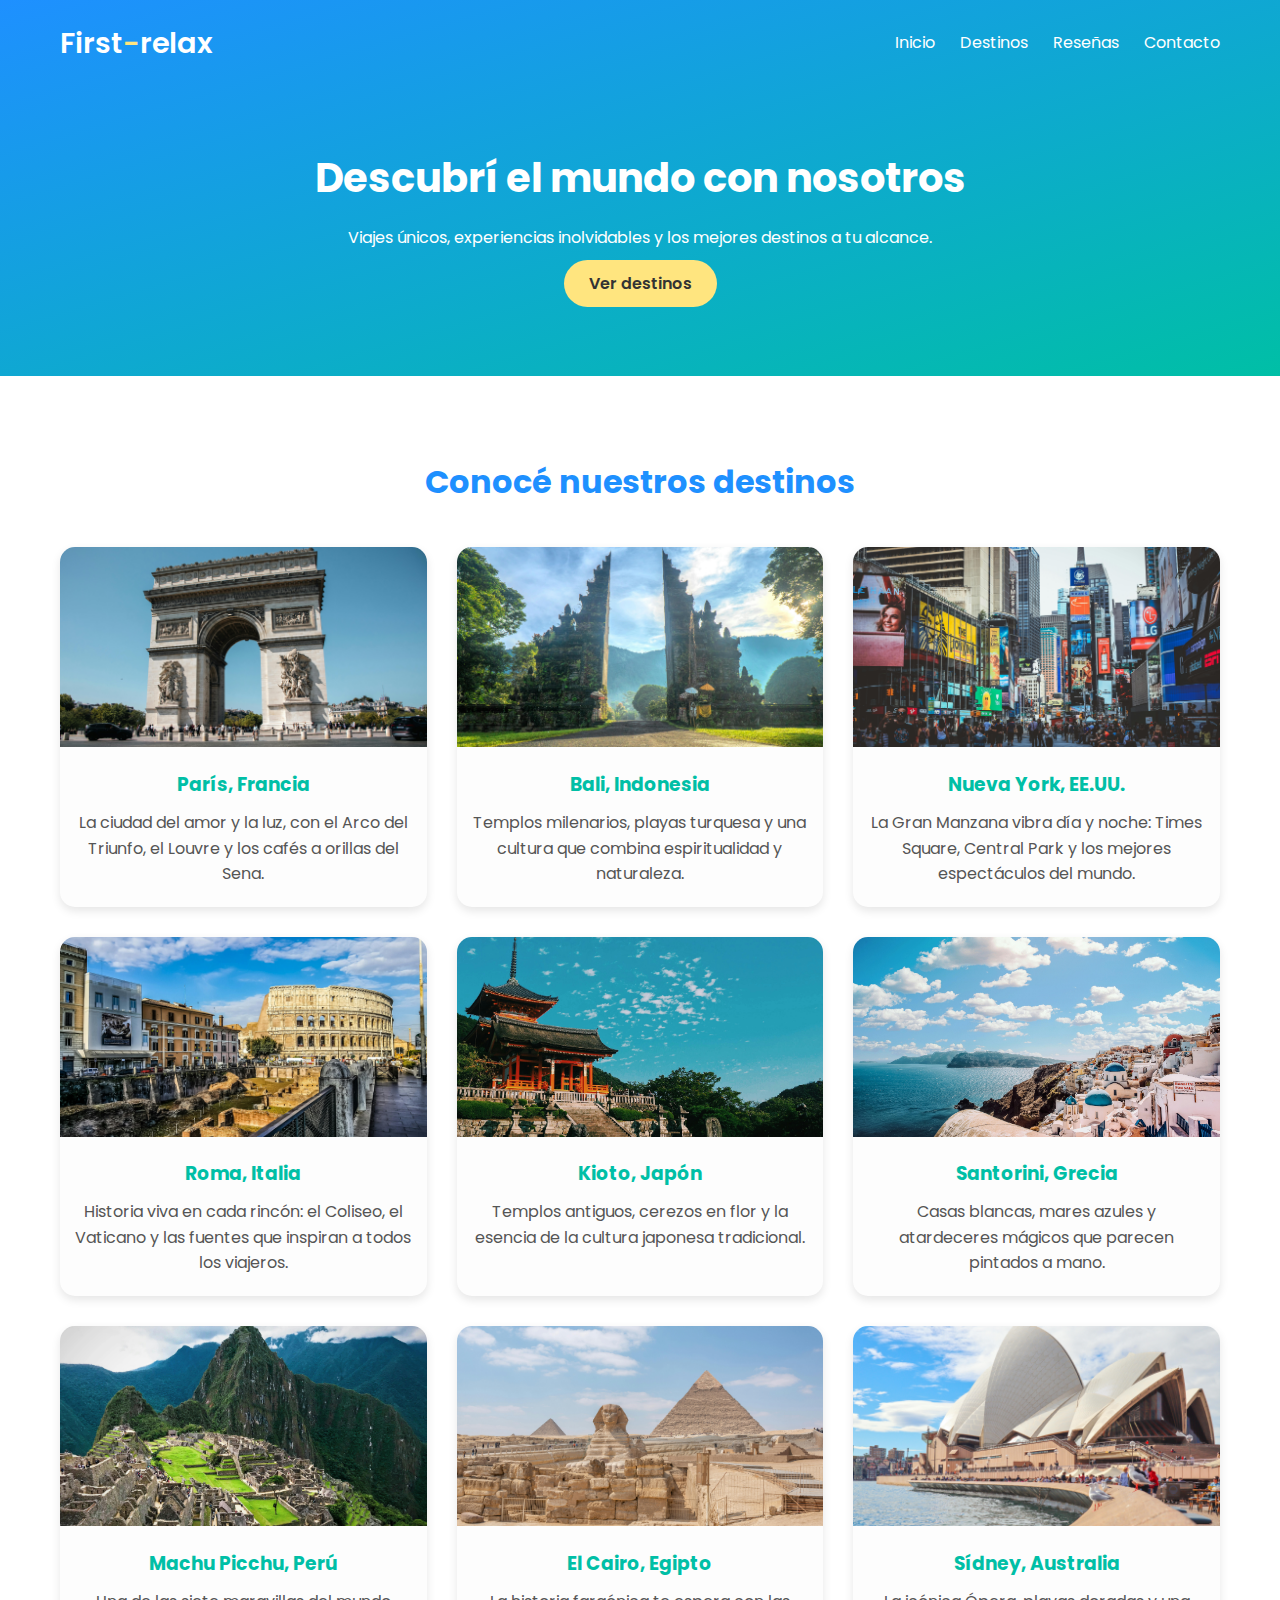
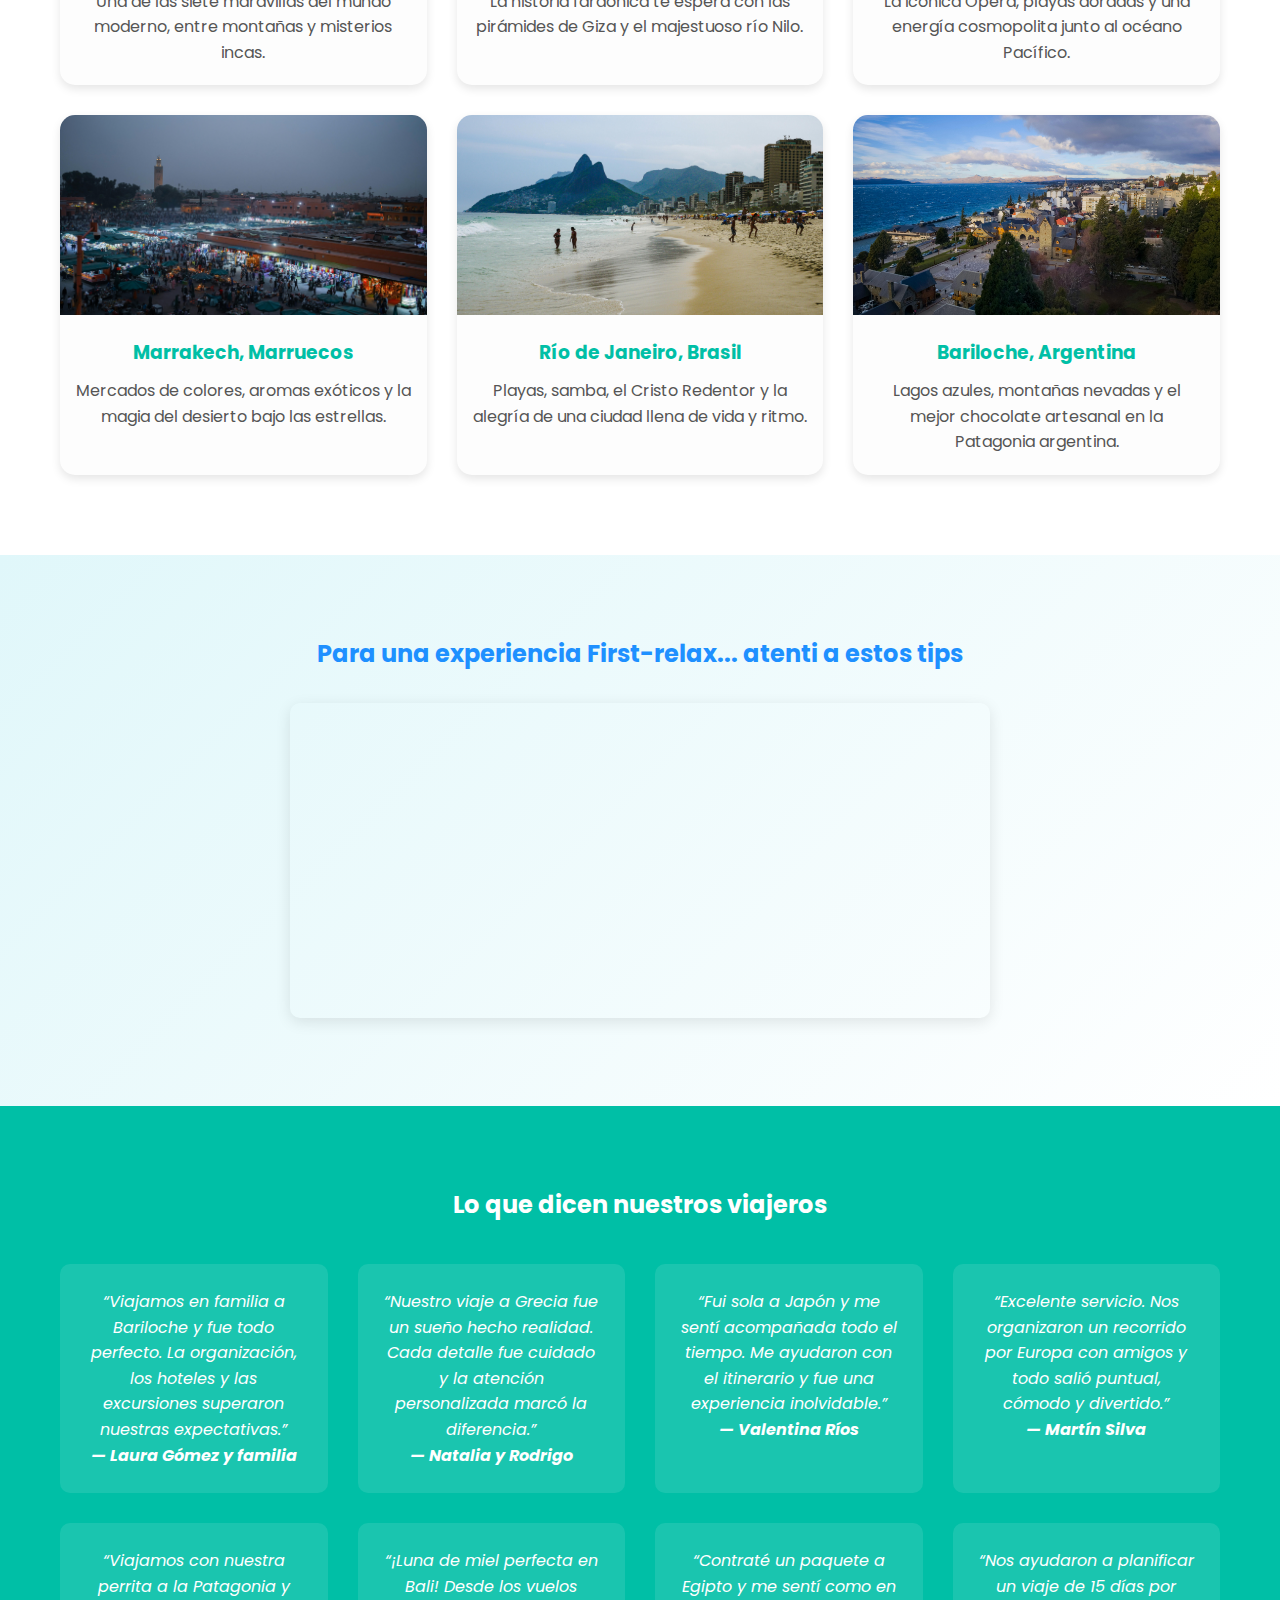
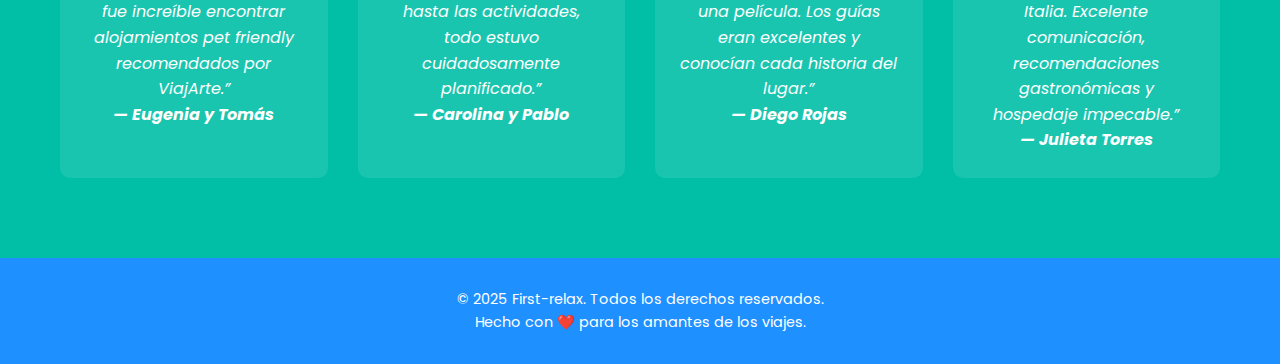
<file: index.html>
<!DOCTYPE html>
<html lang="es">
<head>
  <meta charset="UTF-8">
  <meta name="viewport" content="width=device-width, initial-scale=1.0">
  <title>First-relax</title>
  <link rel="stylesheet" href="styles.css">
  <link href="https://fonts.googleapis.com/css2?family=Poppins:wght@300;400;600&display=swap" rel="stylesheet">
</head>
<body>

  <!-- HEADER y NAV -->
  <header>
    <nav class="navbar">
      <h1 class="logo">First<span>-</span>relax</h1>
      <ul class="nav-links">
        <li><a href="#inicio">Inicio</a></li>
        <li><a href="pages/destinos.html">Destinos</a></li>
        <li><a href="#reseñas">Reseñas</a></li>
        <li><a href="pages/contacto.html">Contacto</a></li>
      </ul>
    </nav>
    <div id="inicio" class="hero">
      <h2>Descubrí el mundo con nosotros</h2>
      <p>Viajes únicos, experiencias inolvidables y los mejores destinos a tu alcance.</p>
      <a href="#destinos" class="btn">Ver destinos</a>
    </div>
  </header>

 <!-- DESTINOS -->
<main>
  <section id="destinos" class="destinos">
    <h2>Conocé nuestros destinos</h2>
    <div class="grid">
      <div class="card">
        <img src="img/paris.jpg" alt="París">
        <h3>París, Francia</h3>
        <p>La ciudad del amor y la luz, con el Arco del Triunfo, el Louvre y los cafés a orillas del Sena.</p>
      </div>

      <div class="card">
        <img src="img/bali.jpg" alt="Bali">
        <h3>Bali, Indonesia</h3>
        <p>Templos milenarios, playas turquesa y una cultura que combina espiritualidad y naturaleza.</p>
      </div>

      <div class="card">
        <img src="img/nueva-york.jpg" alt="Nueva York">
        <h3>Nueva York, EE.UU.</h3>
        <p>La Gran Manzana vibra día y noche: Times Square, Central Park y los mejores espectáculos del mundo.</p>
      </div>

      <div class="card">
        <img src="img/roma.jpg" alt="Roma">
        <h3>Roma, Italia</h3>
        <p>Historia viva en cada rincón: el Coliseo, el Vaticano y las fuentes que inspiran a todos los viajeros.</p>
      </div>

      <div class="card">
        <img src="img/kyoto.jpg" alt="Kyoto">
        <h3>Kioto, Japón</h3>
        <p>Templos antiguos, cerezos en flor y la esencia de la cultura japonesa tradicional.</p>
      </div>

      <div class="card">
        <img src="img/santorini.jpg" alt="Santorini">
        <h3>Santorini, Grecia</h3>
        <p>Casas blancas, mares azules y atardeceres mágicos que parecen pintados a mano.</p>
      </div>

      <div class="card">
        <img src="img/machu--picchu.jpg" alt="Machu Picchu">
        <h3>Machu Picchu, Perú</h3>
        <p>Una de las siete maravillas del mundo moderno, entre montañas y misterios incas.</p>
      </div>

      <div class="card">
        <img src="img/el-cairo.jpg" alt="El Cairo">
        <h3>El Cairo, Egipto</h3>
        <p>La historia faraónica te espera con las pirámides de Giza y el majestuoso río Nilo.</p>
      </div>

      <div class="card">
        <img src="img/sidney.jpg" alt="Sidney">
        <h3>Sídney, Australia</h3>
        <p>La icónica Ópera, playas doradas y una energía cosmopolita junto al océano Pacífico.</p>
      </div>

      <div class="card">
        <img src="img/marrakech.jpg" alt="Marrakech">
        <h3>Marrakech, Marruecos</h3>
        <p>Mercados de colores, aromas exóticos y la magia del desierto bajo las estrellas.</p>
      </div>

      <div class="card">
        <img src="img/rio-de-janeiro.jpg" alt="Río de Janeiro">
        <h3>Río de Janeiro, Brasil</h3>
        <p>Playas, samba, el Cristo Redentor y la alegría de una ciudad llena de vida y ritmo.</p>
      </div>

      <div class="card">
        <img src="img/bariloche.jpg" alt="Bariloche">
        <h3>Bariloche, Argentina</h3>
        <p>Lagos azules, montañas nevadas y el mejor chocolate artesanal en la Patagonia argentina.</p>
      </div>
    </div>
  </section>
</main>

    <!-- MULTIMEDIA -->
    <section class="video">
      <h2>Para una experiencia First-relax... atenti a estos tips</h2>
      <div class="video-container">
        <iframe width="560" height="315" src="https://www.youtube.com/embed/8ZB2ubFYNm8?si=57YhRtbzSI0AH1qP" title="YouTube video player" frameborder="0" allow="accelerometer; autoplay; clipboard-write; encrypted-media; gyroscope; picture-in-picture; web-share" referrerpolicy="strict-origin-when-cross-origin" allowfullscreen></iframe>
      </div>
    </section>

    <!-- RESEÑAS -->
<section id="reseñas" class="reseñas">
  <h2>Lo que dicen nuestros viajeros</h2>
  <div class="reviews">

    <div class="review">
      <p>“Viajamos en familia a Bariloche y fue todo perfecto. La organización, los hoteles y las excursiones superaron nuestras expectativas.”</p>
      <h4>— Laura Gómez y familia</h4>
    </div>

    <div class="review">
      <p>“Nuestro viaje a Grecia fue un sueño hecho realidad. Cada detalle fue cuidado y la atención personalizada marcó la diferencia.”</p>
      <h4>— Natalia y Rodrigo</h4>
    </div>

    <div class="review">
      <p>“Fui sola a Japón y me sentí acompañada todo el tiempo. Me ayudaron con el itinerario y fue una experiencia inolvidable.”</p>
      <h4>— Valentina Ríos</h4>
    </div>

    <div class="review">
      <p>“Excelente servicio. Nos organizaron un recorrido por Europa con amigos y todo salió puntual, cómodo y divertido.”</p>
      <h4>— Martín Silva</h4>
    </div>

    <div class="review">
      <p>“Viajamos con nuestra perrita a la Patagonia y fue increíble encontrar alojamientos pet friendly recomendados por ViajArte.”</p>
      <h4>— Eugenia y Tomás</h4>
    </div>

    <div class="review">
      <p>“¡Luna de miel perfecta en Bali! Desde los vuelos hasta las actividades, todo estuvo cuidadosamente planificado.”</p>
      <h4>— Carolina y Pablo</h4>
    </div>

    <div class="review">
      <p>“Contraté un paquete a Egipto y me sentí como en una película. Los guías eran excelentes y conocían cada historia del lugar.”</p>
      <h4>— Diego Rojas</h4>
    </div>

    <div class="review">
      <p>“Nos ayudaron a planificar un viaje de 15 días por Italia. Excelente comunicación, recomendaciones gastronómicas y hospedaje impecable.”</p>
      <h4>— Julieta Torres</h4>
    </div>

  </div>
</section>

  <!-- FOOTER -->
  <footer>
    <p>© 2025 First-relax. Todos los derechos reservados.</p>
    <p>Hecho con ❤️ para los amantes de los viajes.</p>
  </footer>
<!-- -->
</body>
</html>
</file>
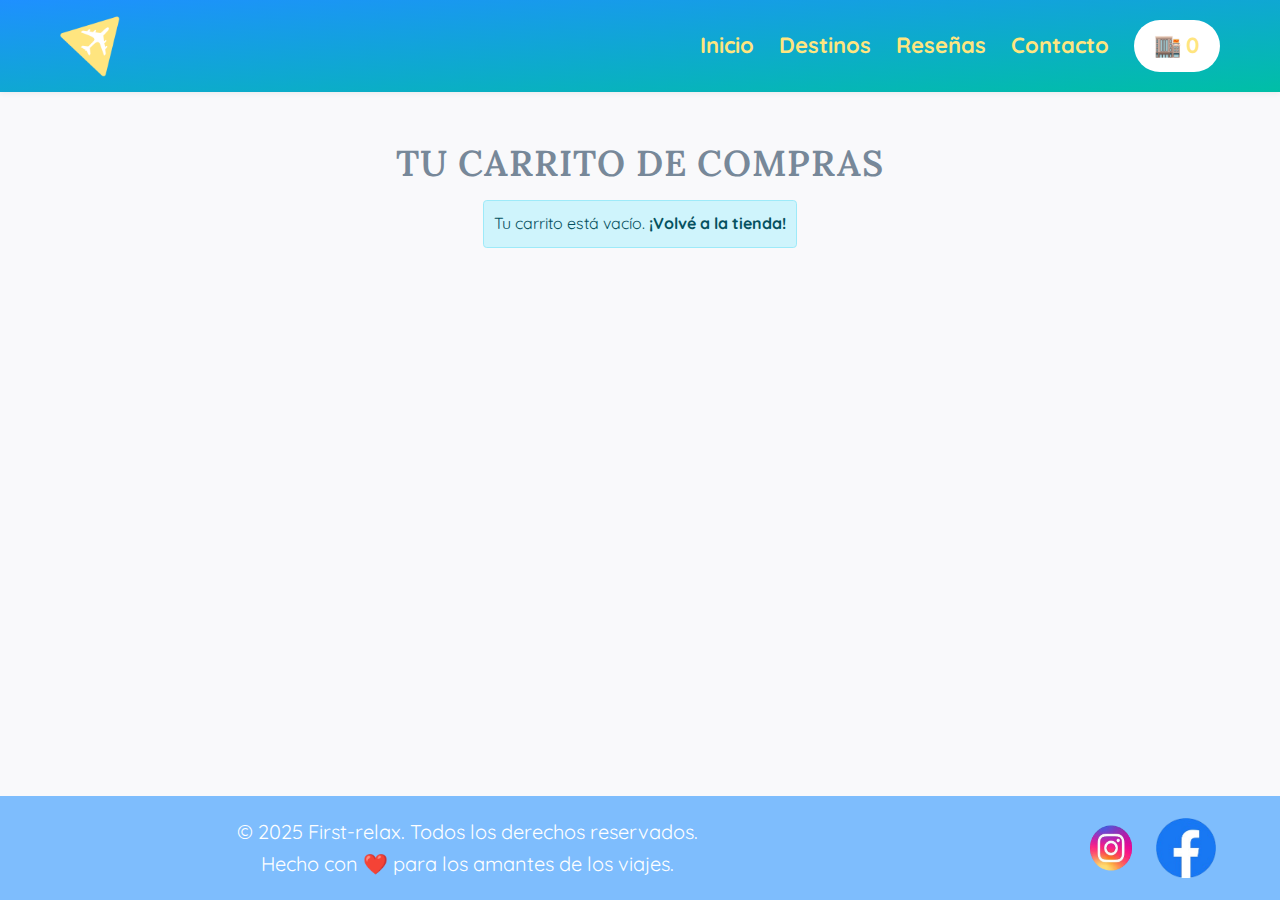
<file: pages/carrito.html>
<!DOCTYPE html>
<html lang="es">
<head>
    <meta charset="UTF-8">
    <meta name="viewport" content="width=device-width, initial-scale=1.0">
    
    <link href="https://fonts.googleapis.com/css2?family=Lora:ital,wght@0,400..700;1,400..700&family=Quicksand:wght@300..700&display=swap" rel="stylesheet">
    <link href="https://cdn.jsdelivr.net/npm/bootstrap@5.3.0/dist/css/bootstrap.min.css" rel="stylesheet">
    <link rel="stylesheet" href="../css/style.css">
    
    <link rel="icon" href="./favicon.ico" type="image/png">

    <title>Carrito</title>
</head>
<body>
    <header>
        <div class="header__content">
            <a href="../index.html" class="logo">
                <img src="../img/First-relax.png" alt="Nacer con Estilo Logo">
            </a>
            <nav>
                <ul>
                    <li><a href="../index.html">Inicio</a></li>
                    <li><a href="../index.html">Destinos</a></li>
                    <li><a href="../index.html">Reseñas</a></li>
                    <li><a href="./pages/contacto.html">Contacto</a></li>
                    <li>
                        <a href="./pages/carrito.html" id="boton-carrito" style="cursor: pointer;">🏬<span id="contador-carrito">0</span>
                        </a>
                    </li>
                </ul>
            </nav>
        </div>
    </header>

    <main class="container my-5" style="min-height: 60vh;">
        <h1 class="titulo-contacto mb-4">Tu Carrito de Compras</h1>
        
        <div id="contenedor-carrito" class="table-responsive">
            <p class="text-center">Cargando carrito...</p>
        </div>

        <div id="acciones-carrito" class="d-flex justify-content-end mt-4 d-none">
            <div class="card border-0 bg-light p-4" style="max-width: 500px; width: 100%;"> <h3 class="h4 mb-4 text-center">Resumen</h3>
        
                <div class="d-flex justify-content-between mb-4">
                    <span class="fw-bold fs-4">Total:</span>
                    <span class="fw-bold text-success fs-4" id="precio-total">$0</span>
                </div>

        <div class="d-flex gap-2">
            <button class="btn btn-primary w-50" onclick="alert('¡Gracias por tu compra! Nos vamos a contactar para la reserva de tu destino.')">Finalizar Compra</button>
            <button class="btn btn-outline-danger w-50" onclick="vaciarCarrito()">Vaciar Carrito</button>
        </div>
    </div>
</div>
    </main>

    <footer>
        <p>&copy; 2025 First-relax. Todos los derechos reservados. <br>Hecho con ❤️ para los amantes de los viajes.</p>
        <div class="social-media">
            <a href="#"><img src="../img/instagram.png" alt="Instagram"></a>
            <a href="#"><img src="../img/facebook.png" alt="Facebook"></a>
        </div>
    </footer>  

    <script src="https://cdn.jsdelivr.net/npm/bootstrap@5.3.0/dist/js/bootstrap.bundle.min.js"></script>
    <script src="../js/carrito.js"></script>
</body>
</html>
</file>
<file: css/style.css>
*{
    margin: 0;
    padding: 0;
    box-sizing: border-box;
}

html {
    font-size: 62.5% ;
} 

img,
picture,
canvas,
svg {
    display: block;
    max-width: 100%;
    height: auto;
}

a {
    text-decoration: none;
    color: #538659;
    cursor: pointer;
}

a:hover {
    text-decoration: underline;
    color: #f1f1f1;
}

body {
    font-family: 'Quicksand', sans-serif;
    line-height: 1.6;
    font-size: 1.6rem;

    background: #f9f9fb;
    color: #333333;

    display: flex;
    flex-direction: column;
    height: 100vh;
    align-items: center;
}

main {
    width: 100%;
    margin: 0 auto;
    padding-bottom: 2rem;

    flex: 1;
    display: flex;
    flex-direction: column;
    align-items: center;
}

h1, h2, h3 {
    font-family: 'Lora', serif;
    color: #333333;
    text-align: center;
}

.btn {    
    background: #ffc107;
    color: #FCFBF9;
    padding: 1.6rem 3rem;
    border: 2px solid #ffc107;   
    font-size: 1.6rem;
    font-weight: 600;
    border-radius: 50px;   
    cursor: pointer;
    transition: all 0.3s ease-in-out;
    margin-bottom: 1.5rem;
}

.btn:hover,
.btn:focus {
    background: #ffc107;
    border-color: #ffc107;
    color: #333333;
    box-shadow: 0 4px 8px rgba(0, 0, 0, 0.1);
}

/* ------------------------------*/
/*           HEADER              */
/* ------------------------------*/

header {
    display: flex;
    justify-content: center;
    background: linear-gradient(to bottom right, #1e90ff, #00bfa6);
    color: #333333;
    width: 100%;
    padding: 1.5rem 0;
    position: sticky;
    top: 0;
    z-index: 1000;
    box-shadow: 0 2px 5px rgba(0,0,0,0.05);
}

.header__content {
    width: 100%;
    max-width: 1200px;
    margin: 0 auto;
    display: flex;
    justify-content: space-between; 
    align-items: center;
    padding: 0 2rem; 
}

.logo {
    display: block;
    width: 120px; 
}

.logo img {
    width: 50%;
    height: auto;
    object-fit: contain;
    display: block;
}

nav {
    display: flex;
    align-items: center;
}

nav ul {
    list-style: none;
    padding: 0;
    margin: 0;
    display: flex;
    flex-direction: row; 
    align-items: center;
    gap: 2.5rem; 
}

nav ul li {    
    margin-bottom: 0; 
}

/* Estilos de los enlaces del menú */
nav a {
    text-decoration: none;
    color: #ffe57f; 
    font-size: 2.2rem; 
    font-weight: 700;  
    transition: color 0.3s ease;
    font-family: 'Quicksand', sans-serif;
}

nav a:hover,
nav a.active {
    color: #ffffff; 
    text-decoration: none; 
}

#boton-carrito {
    background-color: #ffffff;
    padding: 0.8rem 2rem;
    border-radius: 30px;
    border: 0px solid #ffffff;
    display: inline-flex;
    align-items: center;
    gap: 0.5rem;
}

#boton-carrito:hover {
    background-color: #a9c1d9;
    color: white;
}

/* ------------------------------*/
/*           FOOTER              */
/* ------------------------------*/

footer {
    background: #1e8fff8f;
    color: #ffffff;
    text-align: center;
    padding: 2rem 5%;
    font-family: 'Quicksand', sans-serif;
    font-size: 1.4rem;
    display: flex;
    justify-content: space-between;
    align-items: center;
    flex-wrap: wrap;
    gap: 2rem;
    border-top: 1px solid rgba (0, 0, 0, 0.5);
    width: 100%;
}

footer p {
   margin: 0;
    text-align: center; 
    color: #ffffff;
    max-width: 70%; 
}

.social-media {
    display: flex;
    align-items: center;
    gap: 1.5rem;
}

.social-media img {
    width: 60px;
    height: 60px;
    transition: opacity 0.3s ease;
}

.social-media img[alt="Whatsapp"] {
    width: 40px !important;
    height: 40px !important;
    display: block !important;
}

.social-media img:hover {
    opacity: 0.7;
}

/* AJUSTE PARA CELULARES */
@media (max-width: 768px) {
    footer {
        flex-direction: column;
        text-align: center;
        justify-content: center;
    }
    
    footer p {
        text-align: center;
        max-width: 100%;
    }
}

/* ------------------------------*/
/*             HOME              */
/* ------------------------------*/
.titulo-home {
    font-weight: 700;
    font-size: 4.8rem;
    text-transform: uppercase;
    letter-spacing: 0.1rem;
    margin-bottom: 2rem;
    padding-block-start: 20px;
    text-align: center;
    max-width: 90%;
    margin-left: auto;
    margin-right: auto;
}

.titulo-servicios {
    color: #1e90ff;
    font-weight: 600;
    font-size: 3.6rem;
    text-transform: uppercase;
    letter-spacing: 0.1rem;
    margin-bottom: 1.5rem;
    text-align: center;
    max-width: 90%;
}

h3 {
    font-weight: 400;
    font-size: 2.4rem;
    margin-bottom: 1rem;
    text-align: center;
}

p {
    font-family: 'Quicksand', sans-serif;
    color: #555555;
    line-height: 1.6;
    width: 80%;
    font-size: 2rem;
    text-align: center;
    margin-bottom: 1.5rem;
    max-width: 70ch;
}

.texto-servicio {
    font-family: 'Quicksand', sans-serif;
    color: #555555;
    line-height: 1.6;
    width: 100%;
    font-size: 2rem;
    text-align: center;
    margin-bottom: 1.5rem;
    max-width: 70ch;
}

#nosotros p {
    width: 90%;
    max-width: 70ch;
}

#nosotros,
#servicios {
    margin-top: 3rem;   
    width: 100%;
    display: flex;
    flex-direction: column;
    align-items: center;
    text-align: center;
    gap: 2rem;
}

#nosotros {
    margin-top: 0; 
    padding-top: 1rem;
    gap: 0.5rem; 
}

#nosotros h2 {
    font-size: 3.6rem; 
    color: #778899; 
    text-transform: uppercase;
    font-weight: 600;
    letter-spacing: 0.1rem;
    margin-bottom: 0;
}

/* Ajuste extra para celulares */
@media (max-width: 768px) {
    #nosotros h2 {
        font-size: 2.8rem;
    }
}

section {
    scroll-margin-top: 200px; 
}

.services-container {
    display: flex;
    flex-wrap: wrap;
    justify-content: center;
    gap: 2rem;
}

.service {
    background: #dee2e6;;
    color: #333333;

    width: 100%;       
    max-width: 350px;  
    margin: 0 auto;    
  
    border: 1px solid #EFEFEF;
    border-radius: 10px;
    padding-bottom: 2rem;
    padding-left: 1rem;
    padding-right: 1rem;
    text-align: center;
    
    overflow: hidden;

    display: flex;
    flex-direction: column;
    align-items: center;
    gap: 1rem;

    box-shadow: 0 4px 8px rgba(0, 0, 0, 0.1);
    transition: transform 0.3s ease, box-shadow 0.3s ease;
}

.service:hover {
    transform: translateY(-5px);
    box-shadow: 0 8px 16px rgba(0, 0, 0, 0.15);
}

.service img {
    width: 100%;
    height: 200px;
    object-fit: cover;
    border-radius: 10px 10px 0 0;
    margin-top: 1rem;
    margin-bottom: 1rem;
}

/*------------------------------*/
/*          CONTACTO            */
/* -----------------------------*/

.titulo-contacto {
    color: #778899;
    font-weight: 600;
    font-size: 3.6rem;
    text-transform: uppercase;
    letter-spacing: 0.1rem;
    margin:2rem 0;
    margin-bottom: 1.5rem;
    text-align: center;
    max-width: 90%;
}

.form-contacto {
    background: #d4dbe5;
    color: #333333;
    font-size: 2rem;
    display: flex;
    flex-direction: column;
    align-items: center;
    gap: 1.5rem;
    width: 100%;
    max-width: 50rem;
    margin: 0 auto;
    padding: 3rem;    
    border-radius: 1rem;
    box-shadow: 0 4px 8px rgba(0, 0, 0, 0.1);
}

.grupo-form {
    width: 100%;
    display: flex;
    flex-direction: column;
    gap: 0.5rem;
    margin-bottom: 1rem;
}

/* ------------------------------*/
/*            MEDIA              */
/* ------------------------------*/
/* ========================================= */
/* ESTILOS EXCLUSIVOS PARA CELULAR           */
/* ========================================= */

@media (max-width: 768px) {
    
    /* --- HEADER Y MENÚ --- */
    .header__content {
        flex-direction: column;
        gap: 1.5rem;
    }
    
    .logo { width: 100px; }

    nav ul {
        flex-direction: row;
        flex-wrap: wrap;
        justify-content: center;
        gap: 1.5rem;
    }

    nav a { font-size: 1.6rem; }

    /* --- TÍTULOS Y TEXTOS --- */
    .titulo-home { font-size: 3.2rem; margin-top: 1rem; }
    .titulo-servicios, .titulo-contacto { font-size: 2.8rem; }
    
    .services-container {
        flex-direction: column;
        align-items: center;
    }
    p, .texto-servicio { width: 95%; font-size: 1.8rem; }
    
    #nosotros h2 { font-size: 2.8rem; }
    
    /* Footer apilado */
    footer { flex-direction: column; text-align: center; justify-content: center; }
    footer p { text-align: center; max-width: 100%; }

    /* --- TARJETAS DE SERVICIOS (Más chicas) --- */
    .service {
        width: 250px;
        min-height: auto;
        padding-bottom: 1rem;
        margin: 0 auto; 
    }
    .service img { height: 130px; margin: 0.5rem 0; }
    .service h3 { font-size: 1.8rem; margin-bottom: 0.5rem; }
    .service .texto-servicio { font-size: 1.4rem; margin-bottom: 1rem; line-height: 1.4; }
    .service .price { font-size: 1.5rem; }
    .service .btn { padding: 1rem 2rem; font-size: 1.4rem; }

    /* --- CARRITO TRANSFORMADO EN TARJETAS --- */    
    #contenedor-carrito thead { display: none; }
    
    #items-tabla tr {
        display: flex;
        flex-wrap: wrap;
        justify-content: center; 
        align-items: center;
        border-bottom: 1px solid #FFB6C1;
        padding: 2rem 0;
        gap: 1.5rem;
    }

    #items-tabla td:first-child {
        width: 100%;
        display: flex;
        flex-direction: column;
        align-items: center;
        justify-content: center;
        text-align: center;
    }
    
    #items-tabla img {
        width: 80px;
        height: 80px;
        margin: 0 auto 1rem auto;
        border-radius: 10px;
    }
    
    #items-tabla p.fw-bold { font-size: 1.8rem; }

    #items-tabla td:nth-child(2) { display: none; }

    #items-tabla td { border: none; padding: 0; }

    #items-tabla td:nth-child(4) {
        font-weight: bold;
        font-size: 1.6rem;
        color: #4A7A50;
    }
    
    h1.titulo-contacto { margin-bottom: 0.5rem; margin-top: 1rem; }
    #items-tabla tr:first-child { padding-top: 0; border-top: none; }

    #contenedor-carrito {
        width: 100%;
    }
    
    #contenedor-carrito table {
        width: 100%;
    }

    #items-tabla p {
        width: 100%;
        max-width: none;
    }

    #acciones-carrito {
        width: 100%;
        justify-content: center; 
    }

}

/* ------------------------------*/
/*         RESEÑAS CLIENTES      */
/* ------------------------------*/
#resenas {
    width: 90%;      
    max-width: 1200px;
    margin: 4rem auto; 
}

.grid-resenas {
    display: flex;
    flex-wrap: wrap;
    justify-content: center;
    gap: 2.5rem; 
    padding: 1rem;
}

.resena-card {
    background-color: rgb(118 136 163 / 12%);
    border: 1px solid rgb(13 110 253 / 25%);
    border-radius: 15px;       
    padding: 2.5rem 2rem;      
    text-align: center;
    
    display: flex;
    flex-direction: column;
    align-items: center;
    justify-content: center;
    
    box-shadow: 0 4px 10px rgba(0,0,0,0.05); 
    transition: transform 0.3s ease;

    width: 100%;
    max-width: 350px;
}

.resena-card:hover {
    transform: translateY(-5px);
    box-shadow: 0 8px 15px rgba(255, 182, 193, 0.4);
}

.resena-card p {
    font-family: 'Lora', serif; 
    font-style: italic;
    font-size: 1.6rem;
    color: #555;
    margin-bottom: 1.5rem;
    line-height: 1.5;
    width: 100%; 
}

.resena-card small {
    font-family: 'Quicksand', sans-serif;
    font-weight: 700;
    color: #0d6efd; 
    text-transform: uppercase;
    letter-spacing: 1px;
}

.titulo-servicios {
    margin-left: auto;
    margin-right: auto;
}

/* --- AJUSTES ESPECÍFICOS DEL CARRITO --- */
#contenedor-carrito .btn {
    padding: 0.5rem 1.2rem; 
    font-size: 1.8rem;    
    border-radius: 8px;     
    line-height: 1;       
    margin: 0;              
    width: auto;            
}

#contenedor-carrito .btn-outline-secondary {
    padding: 0.5rem 1.5rem;
    font-size: 2rem;              
    border: 2px solid #555; 
    color: #333;            
    background: white;     
    border-radius: 8px;
    margin: 0 5px;          
    line-height: 1;
}

#contenedor-carrito .btn-outline-secondary:hover {
    background: #555;
    color: white;
}

#contenedor-carrito .btn-light {
    font-size: 1.8rem;
    font-weight: bold;
    border: none;
    background: transparent; 
}

#contenedor-carrito .btn-danger {
    background-color: #dc3545;
    border: 2px solid #ab2835;
    color: transparent;
    text-shadow: 0 0 0 black;               
    font-size: 2.2rem;         
    padding: 0.5rem 1.2rem;      
    border-radius: 8px;
    line-height: 1;
    display: inline-flex;
    align-items: center;
    justify-content: center;
}

#contenedor-carrito .btn-danger:hover {
    background-color: #ff8fa3;
    border-color: #ff8fa3; 
    text-shadow: 0 0 0 white;
}

/* Botones del Resumen (Finalizar / Vaciar) */
#acciones-carrito .btn {
    padding: 1.2rem 0;      
    font-size: 1.6rem;    
    width: 100%;          
    border-radius: 10px;  
    margin-bottom: 1rem;
    font-weight: 600;
}

#items-tabla p.fw-bold {
    font-size: 1.6rem;
    font-weight: 600; 
}

#acciones-carrito h3 {
    font-size: 2.6rem;
    font-family: 'Lora', serif;   
    color: #555;
    text-transform: uppercase;
}

#acciones-carrito .btn {    
    width: auto; 
    flex: 1; 
    font-size: 1.4rem; 
    padding: 1rem 0.5rem;
}
</file>
<file: styles.css>
/* ---------- RESET ---------- */
* {
  margin: 0;
  padding: 0;
  box-sizing: border-box;
}

body {
  font-family: 'Poppins', sans-serif;
  color: #333;
  background-color: #f9f9fb;
  line-height: 1.6;
}

/* ---------- NAVBAR ---------- */
header {
  background: linear-gradient(to bottom right, #1e90ff, #00bfa6);
  color: white;
  text-align: center;
  padding-bottom: 60px;
}

.navbar {
  display: flex;
  justify-content: space-between;
  align-items: center;
  padding: 20px 60px;
}

.logo {
  font-weight: 600;
  font-size: 1.8rem;
}

.logo span {
  color: #ffe57f;
}

.nav-links {
  list-style: none;
  display: flex;
  gap: 25px;
}

.nav-links a {
  text-decoration: none;
  color: white;
  font-weight: 400;
  transition: color 0.3s;
}

.nav-links a:hover {
  color: #ffe57f;
}

/* ---------- HERO ---------- */
.hero {
  margin-top: 40px;
  padding: 20px;
}

.hero h2 {
  font-size: 2.5rem;
  margin-bottom: 15px;
}

.hero p {
  margin-bottom: 20px;
}

.btn {
  background: #ffe57f;
  color: #333;
  padding: 12px 25px;
  border-radius: 30px;
  font-weight: 600;
  text-decoration: none;
  transition: all 0.3s;
}

.btn:hover {
  background: #fff;
  transform: scale(1.05);
}

/* ---------- DESTINOS ---------- */
.destinos {
  padding: 80px 60px;
  text-align: center;
  background-color: #fff;
}

.destinos h2 {
  font-size: 2rem;
  margin-bottom: 40px;
  color: #1e90ff;
}

.grid {
  display: grid;
  grid-template-columns: repeat(auto-fit, minmax(280px, 1fr));
  gap: 30px;
}

.card {
  background: #fdfdfd;
  border-radius: 15px;
  box-shadow: 0 4px 10px rgba(0,0,0,0.1);
  overflow: hidden;
  transition: transform 0.3s;
}

.card:hover {
  transform: translateY(-5px);
}

.card img {
  width: 100%;
  height: 200px;
  object-fit: cover;
}

.card h3 {
  margin: 15px 0 10px;
  color: #00bfa6;
}

.card p {
  padding: 0 15px 20px;
  color: #555;
}

/* ---------- VIDEO ---------- */
.video {
  background: linear-gradient(135deg, #e0f7fa, #fff);
  text-align: center;
  padding: 80px 60px;
}

.video h2 {
  color: #1e90ff;
  margin-bottom: 30px;
}

.video-container iframe {
  border-radius: 10px;
  width: 80%;
  max-width: 700px;
  box-shadow: 0 4px 15px rgba(0,0,0,0.1);
}

/* ---------- RESEÑAS ---------- */
.reseñas {
  background: #00bfa6;
  color: white;
  text-align: center;
  padding: 80px 60px;
}

.reseñas h2 {
  margin-bottom: 40px;
}

.reviews {
  display: grid;
  grid-template-columns: repeat(auto-fit, minmax(250px, 1fr));
  gap: 30px;
}

.review {
  background: rgba(255, 255, 255, 0.1);
  padding: 25px;
  border-radius: 10px;
  font-style: italic;
}

/* ---------- CONTACTO ---------- */
.contacto {
  text-align: center;
  padding: 80px 60px;
  background: #fff;
}

.contacto h2 {
  color: #1e90ff;
  margin-bottom: 10px;
}

form {
  margin-top: 30px;
  display: flex;
  flex-direction: column;
  align-items: center;
  gap: 15px;
}

input, textarea {
  width: 100%;
  max-width: 400px;
  padding: 10px 15px;
  border: 1px solid #ccc;
  border-radius: 8px;
  font-family: 'Poppins', sans-serif;
}

/* ---------- FOOTER ---------- */
footer {
  background: #1e90ff;
  color: white;
  text-align: center;
  padding: 30px 20px;
  font-size: 0.9rem;
}

/* ---------- RESPONSIVE ---------- */
@media (max-width: 768px) {
  .navbar {
    flex-direction: column;
    gap: 15px;
  }

  .hero h2 {
    font-size: 2rem;
  }

  .grid, .reviews {
    grid-template-columns: 1fr;
  }

  iframe {
    width: 100%;
  }
}
</file>
